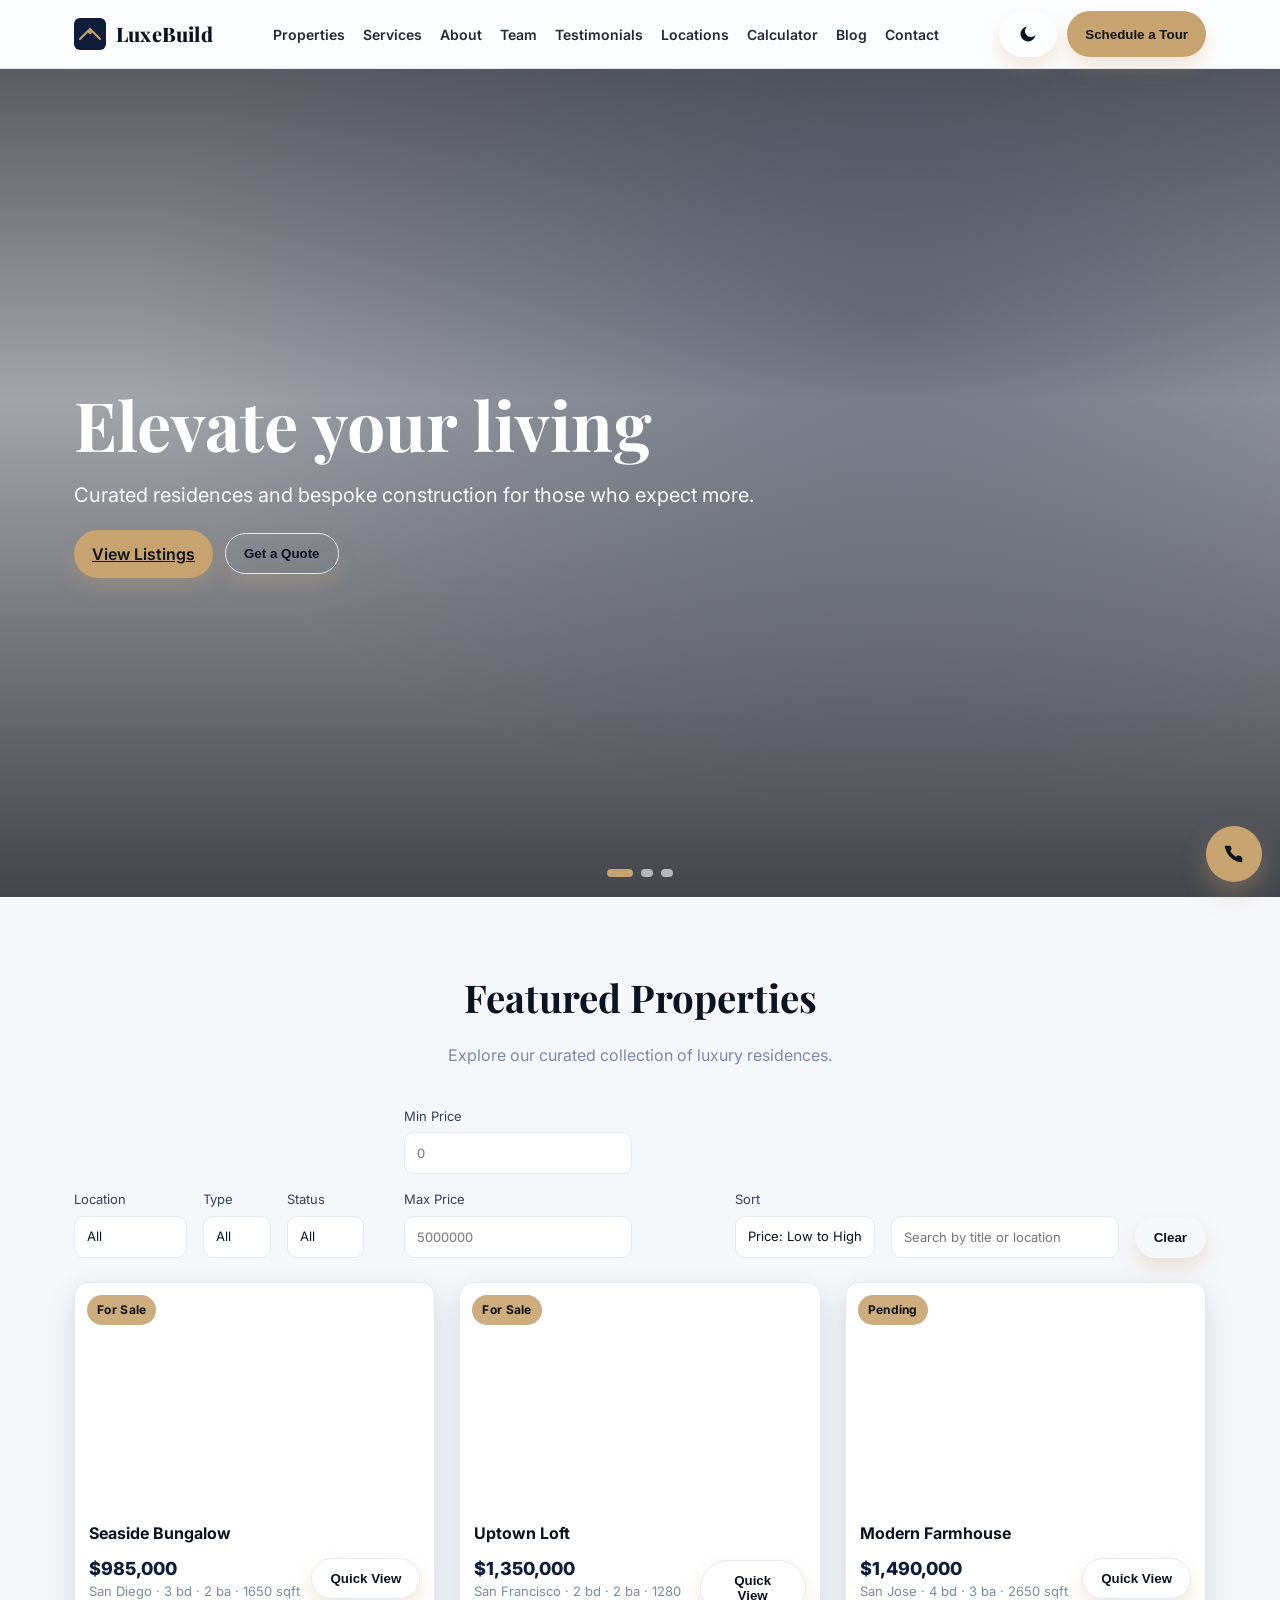
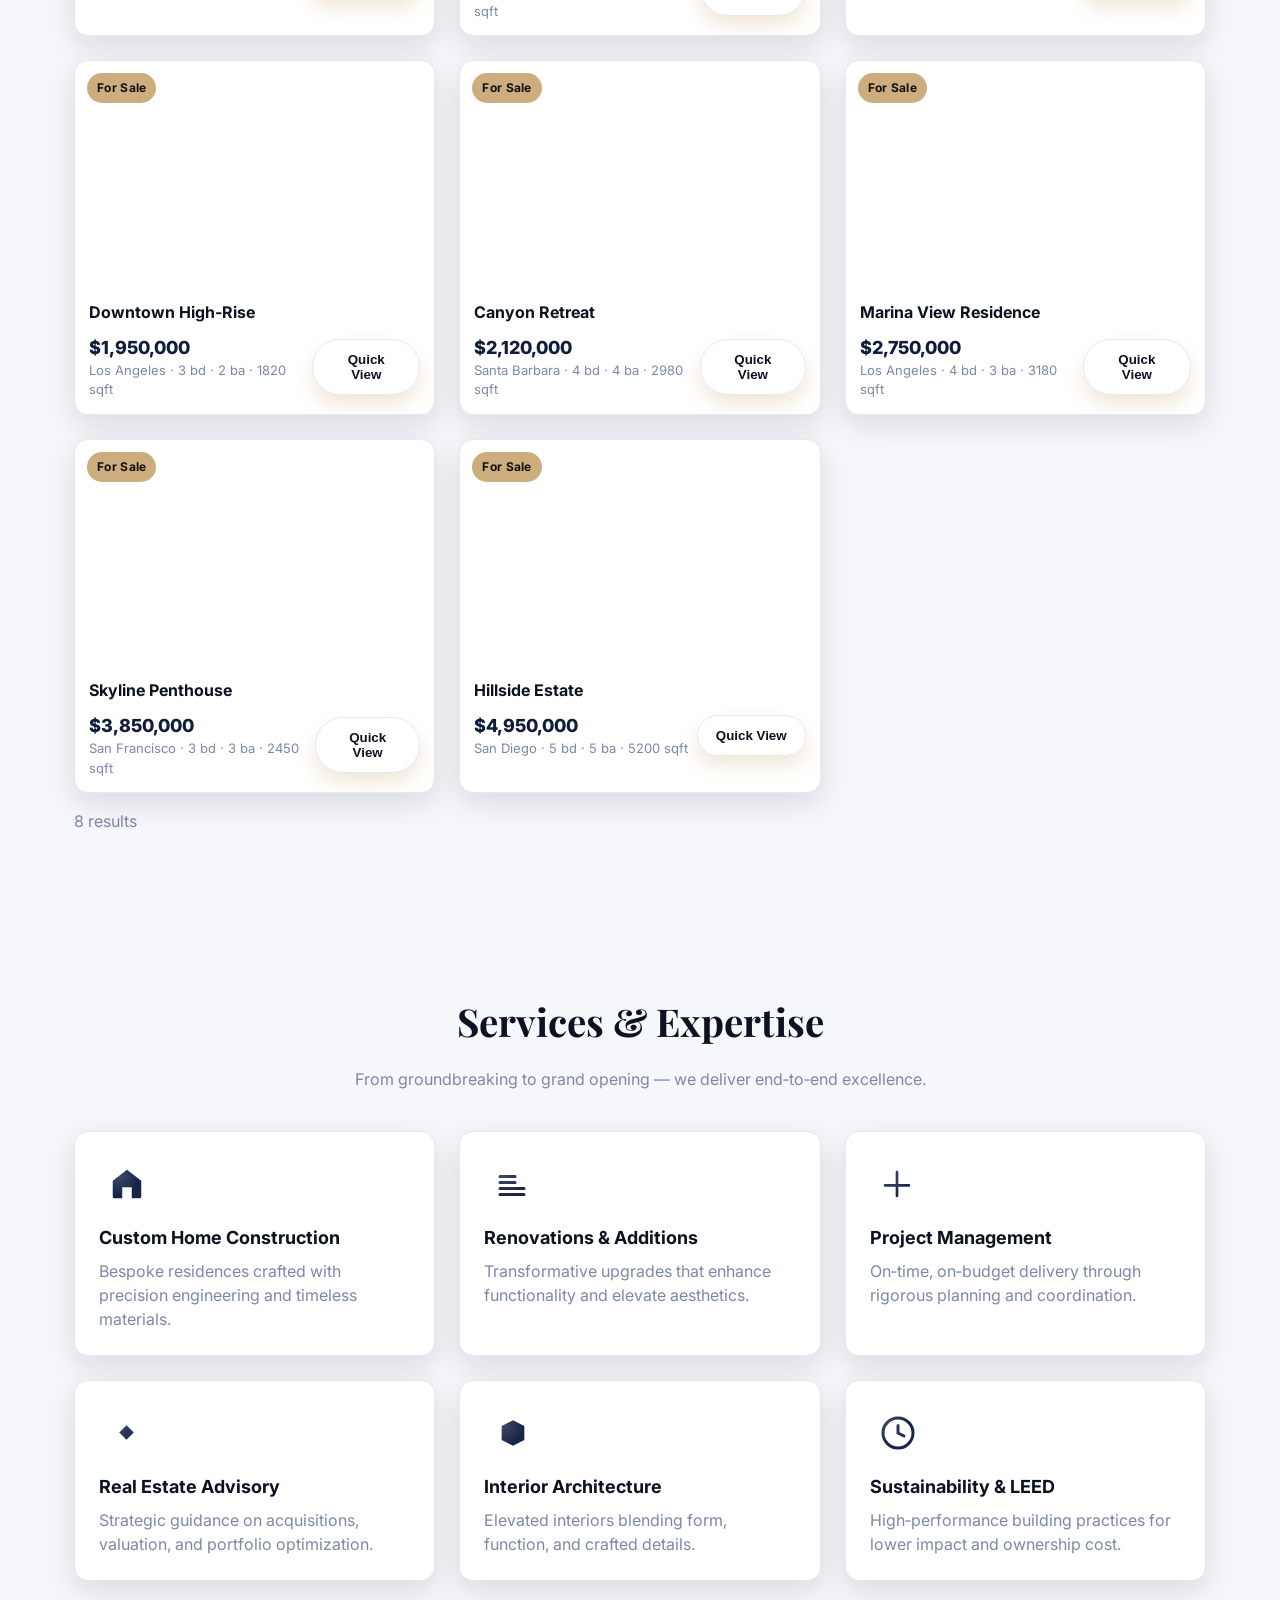
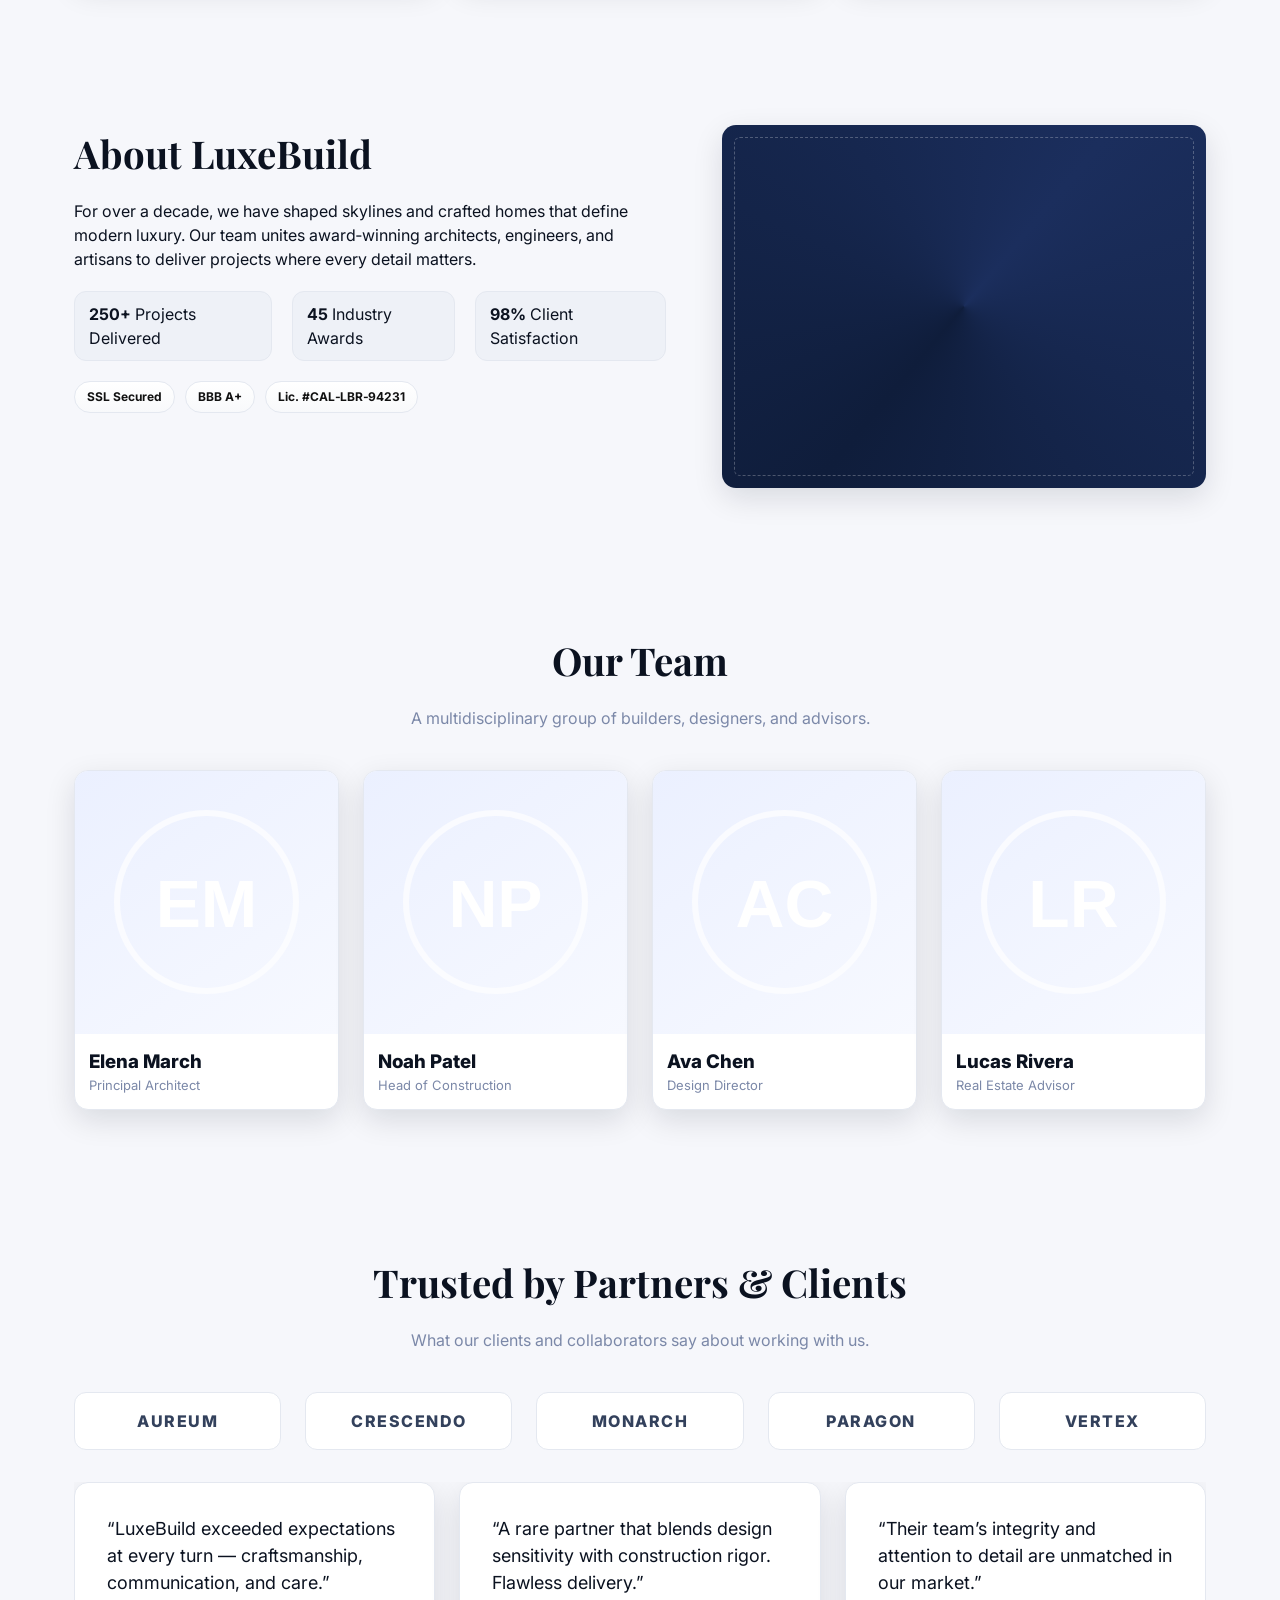
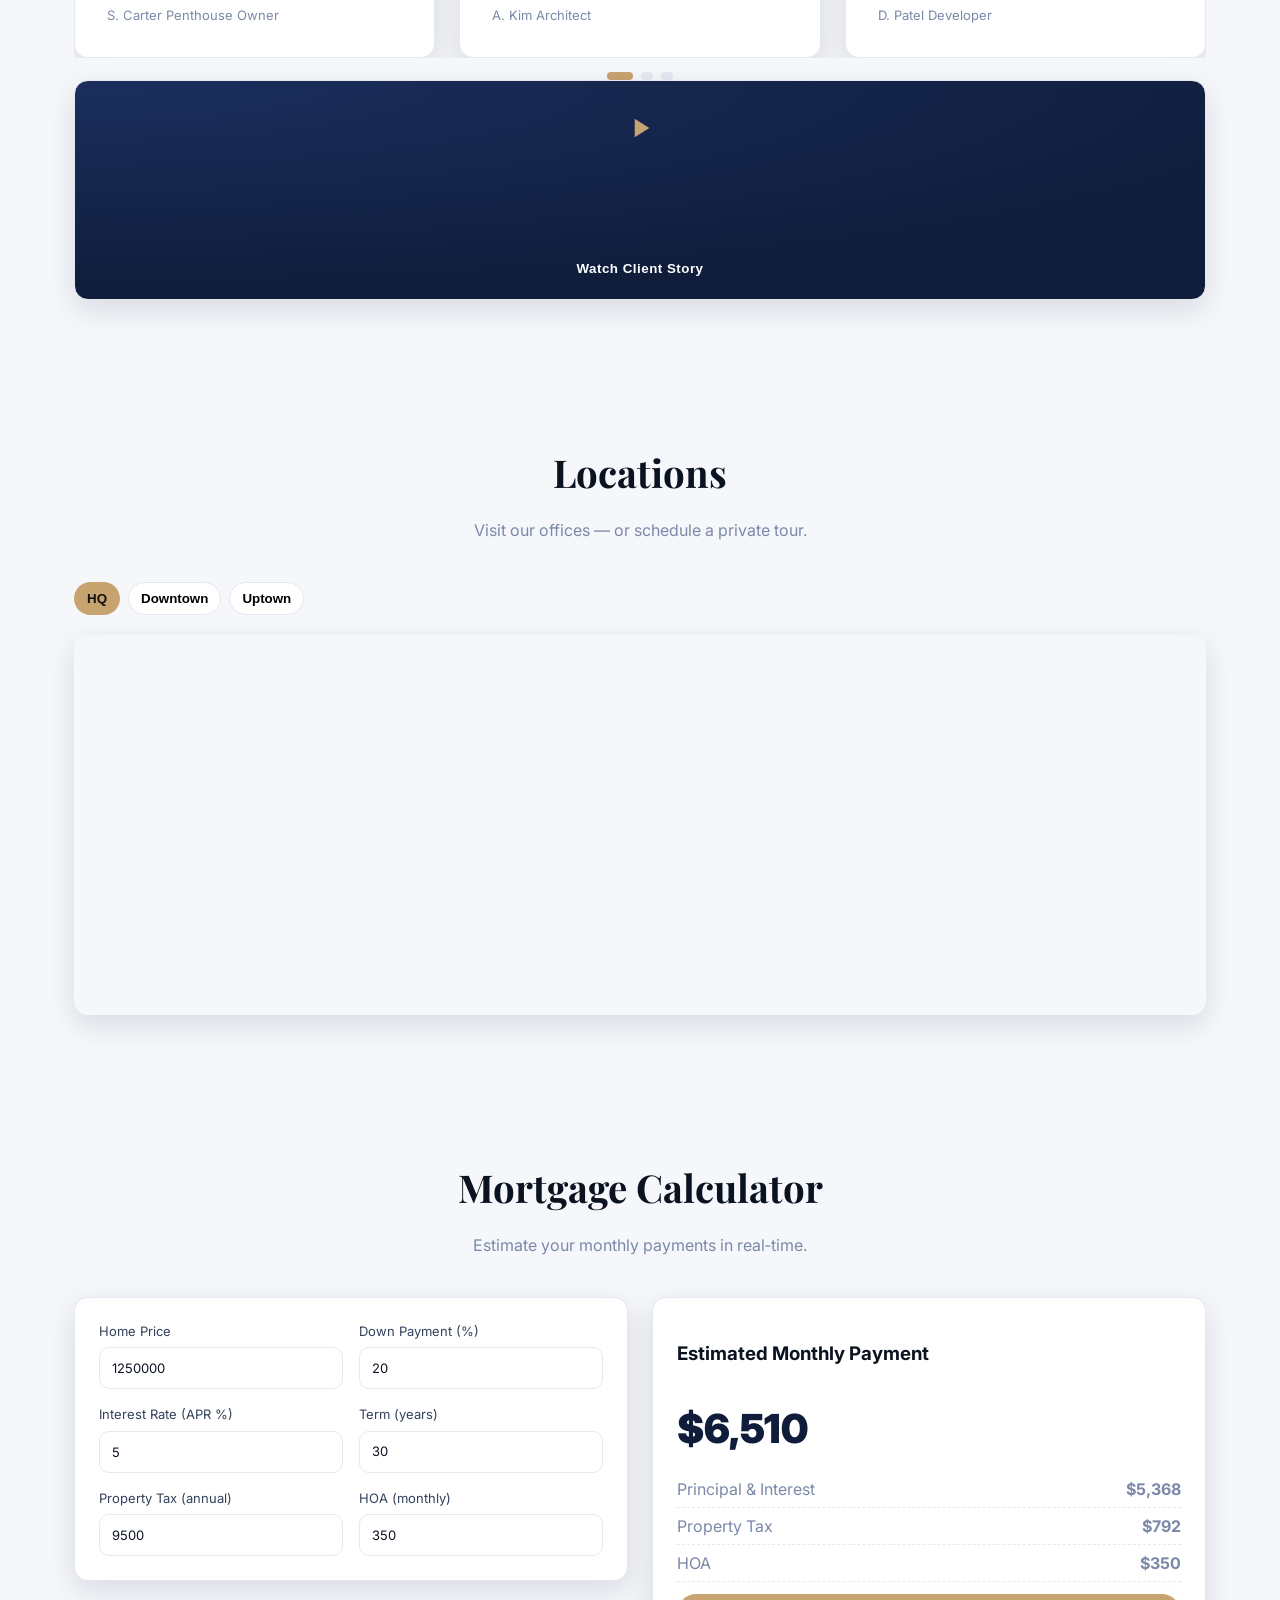
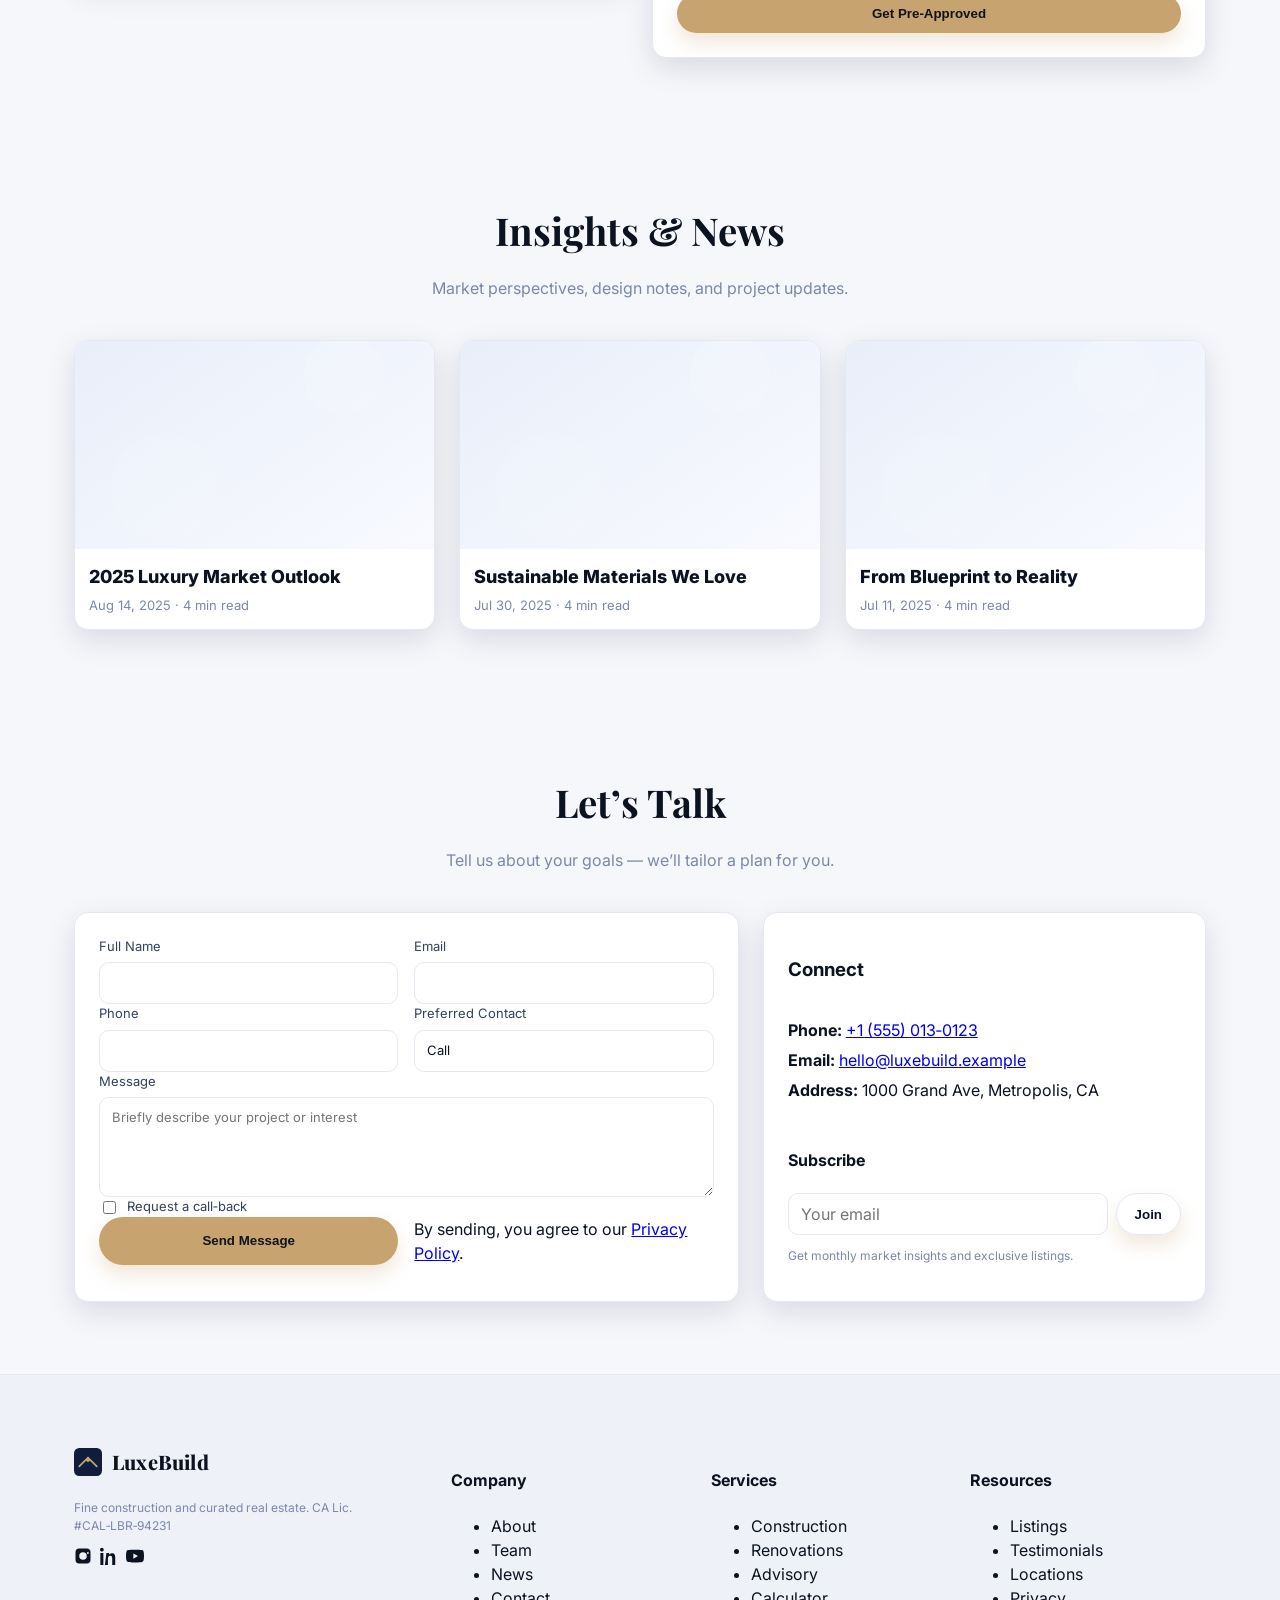
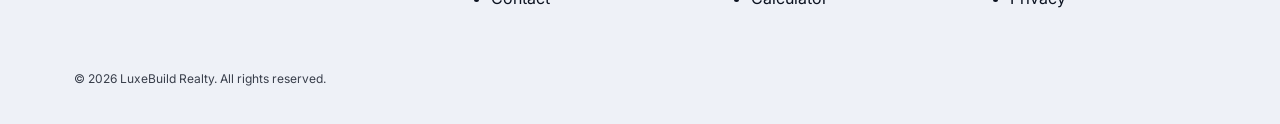
<file: index.html>
<!doctype html>
<html lang="en" data-theme="light">
  <head>
    <meta charset="utf-8" />
    <meta name="viewport" content="width=device-width, initial-scale=1, viewport-fit=cover" />
    <meta name="theme-color" content="#0f1d3b" />
    <title>LuxeBuild Realty — Luxury Construction & Real Estate</title>
    <meta name="description" content="A sleek, professional, and luxurious landing page template for construction and real estate — optimized for lead generation, property showcase, and trust-building." />

    <link rel="preconnect" href="https://fonts.googleapis.com" />
    <link rel="preconnect" href="https://fonts.gstatic.com" crossorigin />
    <link href="https://fonts.googleapis.com/css2?family=Inter:wght@300;400;500;600;700;800;900&family=Playfair+Display:wght@500;600;700;800&display=swap" rel="stylesheet" />

    <link rel="icon" href="data:image/svg+xml,%3Csvg xmlns='http://www.w3.org/2000/svg' viewBox='0 0 64 64'%3E%3Crect width='64' height='64' rx='12' fill='%230f1d3b'/%3E%3Cpath d='M12 42 L32 22 L52 42' stroke='%23c7a36f' stroke-width='4' fill='none' stroke-linecap='round'/%3E%3Ccircle cx='32' cy='28' r='4' fill='%23c7a36f'/%3E%3C/svg%3E" />

    <link rel="stylesheet" href="/assets/css/styles.css" />

    <!-- Schema: Organization / RealEstateAgent -->
    <script type="application/ld+json">
      {
        "@context": "https://schema.org",
        "@type": "RealEstateAgent",
        "name": "LuxeBuild Realty",
        "url": "https://luxebuild.example.com",
        "logo": "https://luxebuild.example.com/logo.png",
        "image": "https://luxebuild.example.com/hero.jpg",
        "telephone": "+1-555-013-0123",
        "priceRange": "$$$",
        "address": {
          "@type": "PostalAddress",
          "streetAddress": "1000 Grand Ave",
          "addressLocality": "Metropolis",
          "addressRegion": "CA",
          "postalCode": "94000",
          "addressCountry": "US"
        },
        "openingHours": "Mo-Fr 09:00-18:00",
        "foundingDate": "2012",
        "currenciesAccepted": "USD",
        "paymentAccepted": "Cash, Credit Card, Wire Transfer",
        "sameAs": [
          "https://www.facebook.com/luxebuild",
          "https://www.instagram.com/luxebuild",
          "https://www.linkedin.com/company/luxebuild-realty"
        ]
      }
    </script>

    <!-- Schema: Website with potential search -->
    <script type="application/ld+json">
      {
        "@context": "https://schema.org",
        "@type": "WebSite",
        "url": "https://luxebuild.example.com",
        "name": "LuxeBuild Realty",
        "potentialAction": {
          "@type": "SearchAction",
          "target": "https://luxebuild.example.com/search?q={search_term_string}",
          "query-input": "required name=search_term_string"
        }
      }
    </script>
  </head>
  <body>
    <a class="skip-to-content" href="#main">Skip to content</a>

    <!-- Header -->
    <header class="site-header" id="top">
      <div class="container header-inner">
        <a href="#top" class="brand" aria-label="LuxeBuild Realty">
          <svg width="32" height="32" viewBox="0 0 64 64" aria-hidden="true"><rect width="64" height="64" rx="12" fill="var(--brand-ink)"/><path d="M12 42 L32 22 L52 42" stroke="var(--brand-gold)" stroke-width="4" fill="none" stroke-linecap="round"/><circle cx="32" cy="28" r="4" fill="var(--brand-gold)"/></svg>
          <span class="brand-name">LuxeBuild</span>
        </a>
        <nav class="nav" aria-label="Primary">
          <button class="nav-toggle" aria-expanded="false" aria-label="Toggle menu">
            <span></span><span></span><span></span>
          </button>
          <ul class="nav-list">
            <li><a href="#properties">Properties</a></li>
            <li><a href="#services">Services</a></li>
            <li><a href="#about">About</a></li>
            <li><a href="#team">Team</a></li>
            <li><a href="#testimonials">Testimonials</a></li>
            <li><a href="#locations">Locations</a></li>
            <li><a href="#calculator">Calculator</a></li>
            <li><a href="#blog">Blog</a></li>
            <li><a href="#contact">Contact</a></li>
          </ul>
        </nav>
        <div class="header-ctas">
          <button class="btn btn-ghost" id="darkToggle" aria-label="Toggle dark mode">
            <svg width="20" height="20" viewBox="0 0 24 24" aria-hidden="true"><path fill="currentColor" d="M21 12.79A9 9 0 1 1 11.21 3a7 7 0 1 0 9.79 9.79Z"/></svg>
          </button>
          <button class="btn btn-primary show-lead-modal">Schedule a Tour</button>
        </div>
      </div>
    </header>

    <!-- Hero -->
    <section class="hero" id="hero">
      <div class="hero-slider" role="region" aria-label="Featured properties">
        <div class="hero-slide" data-title="Skyline Penthouse" data-tag="Now Available">
          <div class="hero-media" data-kind="image"></div>
          <div class="hero-overlay"></div>
          <div class="hero-content container">
            <h1 class="display">Elevate your living</h1>
            <p class="subhead">Curated residences and bespoke construction for those who expect more.</p>
            <div class="hero-actions">
              <a href="#properties" class="btn btn-primary">View Listings</a>
              <button class="btn btn-outline show-lead-modal">Get a Quote</button>
            </div>
          </div>
        </div>
        <div class="hero-slide" data-title="Marina Residences" data-tag="Limited" >
          <div class="hero-media" data-kind="image"></div>
          <div class="hero-overlay"></div>
          <div class="hero-content container">
            <h1 class="display">Built for a lifetime</h1>
            <p class="subhead">Award-winning craftsmanship with timeless materials and modern performance.</p>
            <div class="hero-actions">
              <a href="#services" class="btn btn-primary">Our Expertise</a>
              <button class="btn btn-outline show-lead-modal">Request Callback</button>
            </div>
          </div>
        </div>
        <div class="hero-slide" data-title="Hillside Estates" data-tag="Sold Out">
          <div class="hero-media" data-kind="image"></div>
          <div class="hero-overlay"></div>
          <div class="hero-content container">
            <h1 class="display">Design without compromise</h1>
            <p class="subhead">Where luxury aesthetics meet precision engineering and sustainable innovation.</p>
            <div class="hero-actions">
              <a href="#about" class="btn btn-primary">Why LuxeBuild</a>
              <button class="btn btn-outline show-lead-modal">Talk to Us</button>
            </div>
          </div>
        </div>
        <div class="hero-dots" aria-hidden="true"></div>
      </div>
    </section>

    <main id="main">
      <!-- Properties & Filters -->
      <section class="section properties" id="properties">
        <div class="container section-header">
          <h2 class="title">Featured Properties</h2>
          <p class="muted">Explore our curated collection of luxury residences.</p>
        </div>
        <div class="container filters">
          <div class="filter-group">
            <label>
              <span>Location</span>
              <select id="filter-location">
                <option value="">All</option>
              </select>
            </label>
            <label>
              <span>Type</span>
              <select id="filter-type">
                <option value="">All</option>
              </select>
            </label>
            <label>
              <span>Status</span>
              <select id="filter-status">
                <option value="">All</option>
              </select>
            </label>
          </div>
          <div class="filter-group">
            <label class="price-range">
              <span>Min Price</span>
              <input type="number" id="min-price" placeholder="0" inputmode="numeric" />
            </label>
            <label class="price-range">
              <span>Max Price</span>
              <input type="number" id="max-price" placeholder="5000000" inputmode="numeric" />
            </label>
          </div>
          <div class="filter-group">
            <label>
              <span>Sort</span>
              <select id="sort-by">
                <option value="price-asc">Price: Low to High</option>
                <option value="price-desc">Price: High to Low</option>
                <option value="newest">Newest</option>
              </select>
            </label>
            <label class="search">
              <span class="sr-only">Search</span>
              <input type="search" id="search" placeholder="Search by title or location" />
            </label>
            <button class="btn btn-ghost" id="clear-filters">Clear</button>
          </div>
        </div>
        <div class="container">
          <div id="properties-grid" class="grid reveal"></div>
          <p id="results-count" class="muted"></p>
        </div>
      </section>

      <!-- Services -->
      <section class="section services" id="services">
        <div class="container section-header">
          <h2 class="title">Services & Expertise</h2>
          <p class="muted">From groundbreaking to grand opening — we deliver end‑to‑end excellence.</p>
        </div>
        <div class="container grid services-grid reveal">
          <article class="card service">
            <div class="icon lux-icon-1"></div>
            <h3>Custom Home Construction</h3>
            <p>Bespoke residences crafted with precision engineering and timeless materials.</p>
          </article>
          <article class="card service">
            <div class="icon lux-icon-2"></div>
            <h3>Renovations & Additions</h3>
            <p>Transformative upgrades that enhance functionality and elevate aesthetics.</p>
          </article>
          <article class="card service">
            <div class="icon lux-icon-3"></div>
            <h3>Project Management</h3>
            <p>On‑time, on‑budget delivery through rigorous planning and coordination.</p>
          </article>
          <article class="card service">
            <div class="icon lux-icon-4"></div>
            <h3>Real Estate Advisory</h3>
            <p>Strategic guidance on acquisitions, valuation, and portfolio optimization.</p>
          </article>
          <article class="card service">
            <div class="icon lux-icon-5"></div>
            <h3>Interior Architecture</h3>
            <p>Elevated interiors blending form, function, and crafted details.</p>
          </article>
          <article class="card service">
            <div class="icon lux-icon-6"></div>
            <h3>Sustainability & LEED</h3>
            <p>High‑performance building practices for lower impact and ownership cost.</p>
          </article>
        </div>
      </section>

      <!-- About & Trust -->
      <section class="section about" id="about">
        <div class="container grid about-grid reveal">
          <div>
            <h2 class="title">About LuxeBuild</h2>
            <p>For over a decade, we have shaped skylines and crafted homes that define modern luxury. Our team unites award‑winning architects, engineers, and artisans to deliver projects where every detail matters.</p>
            <ul class="facts">
              <li><strong>250+</strong> Projects Delivered</li>
              <li><strong>45</strong> Industry Awards</li>
              <li><strong>98%</strong> Client Satisfaction</li>
            </ul>
            <div class="trust-badges" aria-label="Trust badges">
              <span class="badge">SSL Secured</span>
              <span class="badge">BBB A+</span>
              <span class="badge">Lic. #CAL‑LBR‑94231</span>
            </div>
          </div>
          <div class="about-media">
            <div class="frame"></div>
          </div>
        </div>
      </section>

      <!-- Team -->
      <section class="section team" id="team">
        <div class="container section-header">
          <h2 class="title">Our Team</h2>
          <p class="muted">A multidisciplinary group of builders, designers, and advisors.</p>
        </div>
        <div class="container grid team-grid reveal" id="team-grid"></div>
      </section>

      <!-- Partners & Testimonials -->
      <section class="section testimonials" id="testimonials">
        <div class="container section-header">
          <h2 class="title">Trusted by Partners & Clients</h2>
          <p class="muted">What our clients and collaborators say about working with us.</p>
        </div>
        <div class="container partners reveal">
          <div class="partner-logo">AUREUM</div>
          <div class="partner-logo">CRESCENDO</div>
          <div class="partner-logo">MONARCH</div>
          <div class="partner-logo">PARAGON</div>
          <div class="partner-logo">VERTEX</div>
        </div>
        <div class="container testimonial-slider reveal" aria-label="Client testimonials" role="region">
          <div class="testimonial-track" id="testimonial-track">
            <article class="testimonial">
              <p>“LuxeBuild exceeded expectations at every turn — craftsmanship, communication, and care.”</p>
              <div class="meta">
                <span class="name">S. Carter</span>
                <span class="role">Penthouse Owner</span>
              </div>
            </article>
            <article class="testimonial">
              <p>“A rare partner that blends design sensitivity with construction rigor. Flawless delivery.”</p>
              <div class="meta">
                <span class="name">A. Kim</span>
                <span class="role">Architect</span>
              </div>
            </article>
            <article class="testimonial">
              <p>“Their team’s integrity and attention to detail are unmatched in our market.”</p>
              <div class="meta">
                <span class="name">D. Patel</span>
                <span class="role">Developer</span>
              </div>
            </article>
          </div>
          <div class="testimonial-dots" id="testimonial-dots"></div>
        </div>
        <div class="container video-testimonial reveal">
          <button class="video-card" id="open-video" aria-label="Play video testimonial">
            <div class="play"></div>
            <div class="video-bg"></div>
            <span>Watch Client Story</span>
          </button>
        </div>
      </section>

      <!-- Locations / Map -->
      <section class="section locations" id="locations">
        <div class="container section-header">
          <h2 class="title">Locations</h2>
          <p class="muted">Visit our offices — or schedule a private tour.</p>
        </div>
        <div class="container map-ui reveal">
          <div class="map-tabs" role="tablist" aria-label="Office locations">
            <button role="tab" aria-selected="true" class="tab active" data-map="hq">HQ</button>
            <button role="tab" aria-selected="false" class="tab" data-map="downtown">Downtown</button>
            <button role="tab" aria-selected="false" class="tab" data-map="uptown">Uptown</button>
          </div>
          <div class="map-panels">
            <iframe class="map-panel active" id="map-hq" title="HQ map" loading="lazy" referrerpolicy="no-referrer-when-downgrade" src="https://www.google.com/maps?q=San%20Francisco%20CA&output=embed"></iframe>
            <iframe class="map-panel" id="map-downtown" title="Downtown map" loading="lazy" referrerpolicy="no-referrer-when-downgrade" src="https://www.google.com/maps?q=Los%20Angeles%20CA&output=embed"></iframe>
            <iframe class="map-panel" id="map-uptown" title="Uptown map" loading="lazy" referrerpolicy="no-referrer-when-downgrade" src="https://www.google.com/maps?q=San%20Diego%20CA&output=embed"></iframe>
          </div>
        </div>
      </section>

      <!-- Mortgage Calculator -->
      <section class="section calculator" id="calculator">
        <div class="container section-header">
          <h2 class="title">Mortgage Calculator</h2>
          <p class="muted">Estimate your monthly payments in real‑time.</p>
        </div>
        <div class="container grid calc-grid reveal">
          <form id="calc-form" class="card calc-form" novalidate>
            <label><span>Home Price</span><input type="number" id="calc-price" value="1250000" min="0" /></label>
            <label><span>Down Payment (%)</span><input type="number" id="calc-down" value="20" min="0" max="100" /></label>
            <label><span>Interest Rate (APR %)</span><input type="number" id="calc-rate" value="5" step="0.01" min="0" /></label>
            <label><span>Term (years)</span>
              <select id="calc-term">
                <option value="30" selected>30</option>
                <option value="20">20</option>
                <option value="15">15</option>
              </select>
            </label>
            <label><span>Property Tax (annual)</span><input type="number" id="calc-tax" value="9500" min="0" /></label>
            <label><span>HOA (monthly)</span><input type="number" id="calc-hoa" value="350" min="0" /></label>
          </form>
          <div class="card calc-result">
            <h3>Estimated Monthly Payment</h3>
            <div class="payment" id="calc-payment">$—</div>
            <ul class="breakdown" id="calc-breakdown"></ul>
            <button class="btn btn-primary show-lead-modal">Get Pre‑Approved</button>
          </div>
        </div>
      </section>

      <!-- Blog / News -->
      <section class="section blog" id="blog">
        <div class="container section-header">
          <h2 class="title">Insights & News</h2>
          <p class="muted">Market perspectives, design notes, and project updates.</p>
        </div>
        <div class="container grid blog-grid reveal" id="blog-grid"></div>
      </section>

      <!-- Contact / Lead -->
      <section class="section contact" id="contact">
        <div class="container section-header">
          <h2 class="title">Let’s Talk</h2>
          <p class="muted">Tell us about your goals — we’ll tailor a plan for you.</p>
        </div>
        <div class="container grid contact-grid reveal">
          <form id="contact-form" class="card contact-form" novalidate>
            <div class="form-row">
              <label><span>Full Name</span><input type="text" name="name" required /></label>
              <label><span>Email</span><input type="email" name="email" required /></label>
            </div>
            <div class="form-row">
              <label><span>Phone</span><input type="tel" name="phone" required /></label>
              <label><span>Preferred Contact</span>
                <select name="contact_pref">
                  <option value="call">Call</option>
                  <option value="sms">Text</option>
                  <option value="email">Email</option>
                </select>
              </label>
            </div>
            <div class="form-row">
              <label class="span-2"><span>Message</span><textarea name="message" rows="4" placeholder="Briefly describe your project or interest" required></textarea></label>
            </div>
            <div class="form-row">
              <label class="checkbox"><input type="checkbox" name="callback" /> Request a call‑back</label>
            </div>
            <div class="form-row">
              <button class="btn btn-primary" type="submit">Send Message</button>
              <div class="form-note">By sending, you agree to our <a href="#">Privacy Policy</a>.</div>
            </div>
          </form>
          <aside class="card contact-side">
            <h3>Connect</h3>
            <ul class="contact-list">
              <li><strong>Phone:</strong> <a href="tel:+15550130123">+1 (555) 013‑0123</a></li>
              <li><strong>Email:</strong> <a href="mailto:hello@luxebuild.example">hello@luxebuild.example</a></li>
              <li><strong>Address:</strong> 1000 Grand Ave, Metropolis, CA</li>
            </ul>
            <div class="newsletter">
              <h4>Subscribe</h4>
              <form id="newsletter-form" class="newsletter-form" novalidate>
                <input type="email" placeholder="Your email" aria-label="Email for newsletter" required />
                <button class="btn btn-outline" type="submit">Join</button>
              </form>
              <p class="muted small">Get monthly market insights and exclusive listings.</p>
            </div>
          </aside>
        </div>
      </section>
    </main>

    <!-- Footer -->
    <footer class="site-footer">
      <div class="container grid footer-grid">
        <div class="brand-col">
          <a href="#top" class="brand" aria-label="LuxeBuild Realty">
            <svg width="28" height="28" viewBox="0 0 64 64" aria-hidden="true"><rect width="64" height="64" rx="12" fill="var(--brand-ink)"/><path d="M12 42 L32 22 L52 42" stroke="var(--brand-gold)" stroke-width="4" fill="none" stroke-linecap="round"/><circle cx="32" cy="28" r="4" fill="var(--brand-gold)"/></svg>
            <span class="brand-name">LuxeBuild</span>
          </a>
          <p class="muted small">Fine construction and curated real estate. CA Lic. #CAL‑LBR‑94231</p>
          <div class="socials">
            <a href="#" aria-label="Instagram" class="social"><svg viewBox="0 0 24 24" width="18" height="18"><path fill="currentColor" d="M7 2h10a5 5 0 0 1 5 5v10a5 5 0 0 1-5 5H7a5 5 0 0 1-5-5V7a5 5 0 0 1 5-5zm5 5a5 5 0 1 0 0 10 5 5 0 0 0 0-10Zm6.5-.25a1.25 1.25 0 1 0 0 2.5 1.25 1.25 0 0 0 0-2.5Z"/></svg></a>
            <a href="#" aria-label="LinkedIn" class="social"><svg viewBox="0 0 24 24" width="18" height="18"><path fill="currentColor" d="M4.98 3.5C4.98 4.88 3.87 6 2.5 6S0 4.88 0 3.5 1.12 1 2.5 1s2.48 1.12 2.48 2.5zM.5 8h4V24h-4zM8.5 8h3.6v2.2h.05c.5-.95 1.75-1.95 3.6-1.95 3.85 0 4.55 2.5 4.55 5.8V24h-4v-7.9c0-1.9-.05-4.35-2.65-4.35-2.7 0-3.1 2.1-3.1 4.2V24h-4z"/></svg></a>
            <a href="#" aria-label="YouTube" class="social"><svg viewBox="0 0 24 24" width="18" height="18"><path fill="currentColor" d="M23.5 6.2a3 3 0 0 0-2.1-2.1C19.5 3.5 12 3.5 12 3.5s-7.5 0-9.4.6A3 3 0 0 0 .5 6.2 31.2 31.2 0 0 0 0 12a31.2 31.2 0 0 0 .5 5.8 3 3 0 0 0 2.1 2.1c1.9.6 9.4.6 9.4.6s7.5 0 9.4-.6a3 3 0 0 0 2.1-2.1A31.2 31.2 0 0 0 24 12a31.2 31.2 0 0 0-.5-5.8zM9.8 15.5v-7l6.2 3.5z"/></svg></a>
          </div>
        </div>
        <nav class="footer-col">
          <h4>Company</h4>
          <ul>
            <li><a href="#about">About</a></li>
            <li><a href="#team">Team</a></li>
            <li><a href="#blog">News</a></li>
            <li><a href="#contact">Contact</a></li>
          </ul>
        </nav>
        <nav class="footer-col">
          <h4>Services</h4>
          <ul>
            <li><a href="#services">Construction</a></li>
            <li><a href="#services">Renovations</a></li>
            <li><a href="#services">Advisory</a></li>
            <li><a href="#calculator">Calculator</a></li>
          </ul>
        </nav>
        <nav class="footer-col">
          <h4>Resources</h4>
          <ul>
            <li><a href="#properties">Listings</a></li>
            <li><a href="#testimonials">Testimonials</a></li>
            <li><a href="#locations">Locations</a></li>
            <li><a href="#">Privacy</a></li>
          </ul>
        </nav>
      </div>
      <div class="container small fineprint">
        <p>© <span id="year"></span> LuxeBuild Realty. All rights reserved.</p>
      </div>
    </footer>

    <!-- Sticky Floating Contact -->
    <button class="floating-contact show-lead-modal" aria-label="Contact us">
      <svg width="22" height="22" viewBox="0 0 24 24" aria-hidden="true"><path fill="currentColor" d="M21 15.46V20a1 1 0 0 1-1.22 1 19.85 19.85 0 0 1-8.64-3.07 19.5 19.5 0 0 1-6-6A19.85 19.85 0 0 1 2 4.22 1 1 0 0 1 3 3h4.54a1 1 0 0 1 1 .76 12.9 12.9 0 0 0 .7 2.26 1 1 0 0 1-.23 1.05L7.91 8.91a16 16 0 0 0 6 6l1.84-1.12a1 1 0 0 1 1.05-.23 12.9 12.9 0 0 0 2.26.7 1 1 0 0 1 .76 1.2Z"/></svg>
    </button>

    <!-- Lead Modal -->
    <dialog id="lead-modal" class="modal">
      <form id="lead-form" class="modal-content" method="dialog" novalidate>
        <button class="modal-close" value="cancel" aria-label="Close">✕</button>
        <h3>Request a Call‑Back</h3>
        <p class="muted">Tell us a bit about you — we’ll get back within a business day.</p>
        <div class="form-row">
          <label><span>Full Name</span><input type="text" name="name" required /></label>
          <label><span>Email</span><input type="email" name="email" required /></label>
        </div>
        <div class="form-row">
          <label><span>Phone</span><input type="tel" name="phone" required /></label>
          <label><span>Interested In</span>
            <select name="interest">
              <option>Buying</option>
              <option>Selling</option>
              <option>Construction</option>
              <option>Renovation</option>
            </select>
          </label>
        </div>
        <div class="form-row">
          <label class="span-2"><span>Notes</span><textarea name="notes" rows="3" placeholder="Optional"></textarea></label>
        </div>
        <div class="form-row">
          <button class="btn btn-primary" value="submit">Submit</button>
        </div>
      </form>
    </dialog>

    <!-- Property Modal -->
    <dialog id="property-modal" class="modal">
      <div class="modal-content property-modal-content">
        <button class="modal-close" value="cancel" aria-label="Close">✕</button>
        <div class="property-modal-body">
          <div class="gallery" id="property-gallery"></div>
          <div class="details" id="property-details"></div>
        </div>
      </div>
    </dialog>

    <!-- Video Modal -->
    <dialog id="video-modal" class="modal">
      <div class="modal-content video-modal-content">
        <button class="modal-close" value="cancel" aria-label="Close">✕</button>
        <div class="video-wrapper">
          <iframe id="video-iframe" title="Video testimonial" width="560" height="315" src="" allow="autoplay; encrypted-media" allowfullscreen loading="lazy"></iframe>
        </div>
      </div>
    </dialog>

    <div id="toast" role="status" aria-live="polite"></div>

    <script src="/assets/js/main.js" defer></script>
  </body>
  </html>
</file>
<file: assets/css/styles.css>
/* LuxeBuild Realty — Styles */

:root {
  --brand-ink: #0f1d3b;
  --brand-gold: #c7a36f;
  --accent-2: #a8843a;
  --surface-0: #ffffff;
  --surface-1: #f6f7fb;
  --surface-2: #eef1f7;
  --text-0: #0b1220;
  --text-1: #33415c;
  --muted: #7b88a8;
  --line: #e4e8f0;
  --shadow: 0 10px 30px rgba(6, 15, 35, 0.12);
  --radius: 14px;
  --radius-sm: 10px;
  --maxw: 1180px;
  --space-1: 4px;
  --space-2: 8px;
  --space-3: 12px;
  --space-4: 16px;
  --space-5: 20px;
  --space-6: 24px;
  --space-7: 32px;
  --space-8: 40px;
  --space-9: 56px;
  --space-10: 72px;
  --z-header: 70;
  --z-modal: 1000;
}

html[data-theme="dark"] {
  --surface-0: #0b0f16;
  --surface-1: #0d111a;
  --surface-2: #111726;
  --text-0: #f5f7fb;
  --text-1: #ccd5e9;
  --muted: #9aabc4;
  --line: #1e2a3f;
  --shadow: 0 10px 30px rgba(0, 0, 0, 0.35);
}

* { box-sizing: border-box; }
html, body { height: 100%; }
body {
  margin: 0;
  font-family: Inter, system-ui, -apple-system, Segoe UI, Roboto, Helvetica, Arial, "Apple Color Emoji", "Segoe UI Emoji";
  color: var(--text-0);
  background: var(--surface-1);
  line-height: 1.5;
  -webkit-font-smoothing: antialiased;
  -moz-osx-font-smoothing: grayscale;
}

.container {
  width: 100%;
  max-width: var(--maxw);
  margin: 0 auto;
  padding: 0 var(--space-6);
}

.section { padding: var(--space-10) 0; }
.section-header { text-align: center; margin-bottom: var(--space-8); }
.title {
  margin: 0 0 var(--space-3);
  font-family: "Playfair Display", Georgia, serif;
  font-weight: 700;
  font-size: clamp(28px, 3vw, 40px);
}
.muted { color: var(--muted); }
.small { font-size: 12px; }

.grid { display: grid; gap: var(--space-6); }
.grid.cols-3 { grid-template-columns: repeat(3, 1fr); }

.card {
  background: var(--surface-0);
  border: 1px solid var(--line);
  border-radius: var(--radius);
  padding: var(--space-6);
  box-shadow: var(--shadow);
}

.btn {
  --btn-bg: var(--brand-gold);
  --btn-fg: #10131a;
  display: inline-flex;
  align-items: center;
  justify-content: center;
  gap: 10px;
  padding: 12px 18px;
  border-radius: 999px;
  font-weight: 600;
  border: none;
  cursor: pointer;
  transition: transform .2s ease, box-shadow .2s ease, background .2s ease, color .2s ease;
  color: var(--btn-fg);
  background: var(--btn-bg);
  box-shadow: 0 10px 18px rgba(199, 163, 111, 0.25);
}
.btn:active { transform: translateY(1px); }
.btn:hover { filter: brightness(1.05); }
.btn-primary { --btn-bg: var(--brand-gold); }
.btn-outline { --btn-bg: transparent; --btn-fg: var(--text-0); border: 1px solid var(--line); background: linear-gradient(0deg, transparent, transparent), transparent; }
.btn-ghost { --btn-bg: transparent; --btn-fg: var(--text-0); border: 1px solid transparent; }

.skip-to-content { position: absolute; left: -9999px; top: auto; }
.skip-to-content:focus { left: 0; background: var(--brand-gold); color: #111; padding: 8px 12px; z-index: 9999; }

/* Header */
.site-header {
  position: sticky; top: 0; z-index: var(--z-header);
  background: color-mix(in oklab, var(--surface-0) 70%, transparent);
  backdrop-filter: saturate(1.2) blur(10px);
  border-bottom: 1px solid var(--line);
}
.header-inner { display: flex; align-items: center; justify-content: space-between; height: 68px; }
.brand { display: inline-flex; align-items: center; gap: 10px; text-decoration: none; color: var(--text-0); font-weight: 800; letter-spacing: .2px; }
.brand-name { font-family: "Playfair Display", Georgia, serif; font-weight: 800; font-size: 20px; }
.nav-toggle { display: none; width: 42px; height: 42px; border-radius: 10px; border: 1px solid var(--line); background: var(--surface-0); align-items: center; justify-content: center; gap: 4px; }
.nav-toggle span { display: block; width: 18px; height: 2px; background: var(--text-0); border-radius: 2px; }
.nav-list { list-style: none; display: flex; gap: 18px; padding: 0; margin: 0; }
.nav-list a { text-decoration: none; color: var(--text-0); font-weight: 600; font-size: 14px; opacity: .9; }
.nav-list a:hover { opacity: 1; }
.header-ctas { display: flex; gap: 10px; }

/* Hero */
.hero { position: relative; }
.hero-slider { position: relative; height: min(92vh, 900px); overflow: hidden; }
.hero-slide { position: absolute; inset: 0; opacity: 0; transform: scale(1.02); transition: opacity .8s ease, transform 2s ease; }
.hero-slide.active { opacity: 1; transform: scale(1); }
.hero-media { position: absolute; inset: 0; background-size: cover; background-position: center; }
.hero-overlay { position: absolute; inset: 0; background: radial-gradient(ellipse at 70% 30%, rgba(15,29,59,.35), transparent 60%), linear-gradient(180deg, rgba(7,10,18,.65), rgba(7,10,18,.35) 40%, rgba(7,10,18,.75)); }
.hero-content { position: relative; z-index: 2; height: 100%; display: grid; align-content: center; gap: var(--space-5); color: #fff; }
.display { font-family: "Playfair Display", Georgia, serif; font-size: clamp(36px, 6vw, 68px); line-height: 1.05; margin: 0; letter-spacing: .2px; }
.subhead { font-size: clamp(16px, 2vw, 20px); max-width: 680px; margin: 0; opacity: .95; }
.hero-actions { display: flex; gap: 12px; align-items: center; }
.hero-dots { position: absolute; z-index: 2; bottom: 20px; left: 50%; transform: translateX(-50%); display: flex; gap: 8px; }
.hero-dots button { width: 8px; height: 8px; border-radius: 999px; border: none; background: rgba(255,255,255,.6); cursor: pointer; }
.hero-dots button.active { width: 26px; background: var(--brand-gold); }

/* Filters */
.filters { display: grid; gap: var(--space-4); align-items: end; grid-template-columns: 1fr 1fr auto; padding-bottom: var(--space-6); }
.filter-group { display: flex; gap: var(--space-4); align-items: end; flex-wrap: wrap; }
label { display: grid; gap: 6px; font-size: 13px; color: var(--text-1); }
input[type="number"], input[type="email"], input[type="tel"], input[type="text"], input[type="search"], select, textarea {
  appearance: none; width: 100%; height: 42px; padding: 10px 12px; border: 1px solid var(--line); border-radius: 10px; background: var(--surface-0); color: var(--text-0); font: inherit;
}
textarea { height: auto; }
.search input { width: min(280px, 100%); }

/* Properties Grid */
.properties .grid { grid-template-columns: repeat(3, 1fr); }
.property-card { position: relative; overflow: hidden; border-radius: var(--radius); border: 1px solid var(--line); background: var(--surface-0); box-shadow: var(--shadow); transition: transform .25s ease, box-shadow .25s ease; }
.property-card:hover { transform: translateY(-2px); box-shadow: 0 18px 34px rgba(6, 15, 35, 0.16); }
.property-media { position: relative; aspect-ratio: 16/10; overflow: hidden; }
.property-media img { width: 100%; height: 100%; object-fit: cover; display: block; }
.property-badge { position: absolute; top: 12px; left: 12px; background: color-mix(in oklab, var(--brand-gold) 90%, #fff 10%); color: #111; padding: 6px 10px; border-radius: 999px; font-weight: 700; font-size: 12px; letter-spacing: .3px; }
.property-content { display: grid; gap: 10px; padding: 14px; }
.property-title { font-weight: 700; margin: 0; font-size: 16px; }
.property-meta { display: flex; gap: 12px; color: var(--muted); font-size: 13px; flex-wrap: wrap; }
.property-price { font-weight: 800; font-size: 18px; color: var(--brand-ink); }
.property-quick { display: flex; justify-content: space-between; align-items: center; }

/* Services */
.services-grid { grid-template-columns: repeat(3, 1fr); }
.service { text-align: left; transition: transform .2s ease; }
.service:hover { transform: translateY(-2px); }
.service .icon { width: 56px; height: 56px; border-radius: 14px; background: linear-gradient(145deg, var(--brand-ink), #1a2a50); border: 1px solid var(--line); box-shadow: inset 0 0 0 1px rgba(255,255,255,.06); margin-bottom: 12px; position: relative; }
.service .icon::before { content: ""; position: absolute; inset: 0; background: radial-gradient(65% 65% at 35% 35%, rgba(255,255,255,.18), rgba(255,255,255,0) 60%); mix-blend-mode: screen; border-radius: inherit; }
.service:nth-child(1) .icon { -webkit-mask: url('data:image/svg+xml;utf8,<svg xmlns=%22http://www.w3.org/2000/svg%22 viewBox=%220 0 24 24%22><path d=%22M3 10l9-7 9 7v10a1 1 0 0 1-1 1h-5v-7H9v7H4a1 1 0 0 1-1-1V10z%22 fill=%22%23000%22/></svg>') center/68% no-repeat; mask: url('data:image/svg+xml;utf8,<svg xmlns=%22http://www.w3.org/2000/svg%22 viewBox=%220 0 24 24%22><path d=%22M3 10l9-7 9 7v10a1 1 0 0 1-1 1h-5v-7H9v7H4a1 1 0 0 1-1-1V10z%22 fill=%22%23000%22/></svg>') center/68% no-repeat; }
.service:nth-child(2) .icon { -webkit-mask: url('data:image/svg+xml;utf8,<svg xmlns=%22http://www.w3.org/2000/svg%22 viewBox=%220 0 24 24%22><path d=%22M4 19h16M4 15h16M4 11h10M4 7h10%22 stroke=%22%23000%22 stroke-width=%222%22 stroke-linecap=%22round%22/></svg>') center/64% no-repeat; mask: url('data:image/svg+xml;utf8,<svg xmlns=%22http://www.w3.org/2000/svg%22 viewBox=%220 0 24 24%22><path d=%22M4 19h16M4 15h16M4 11h10M4 7h10%22 stroke=%22%23000%22 stroke-width=%222%22 stroke-linecap=%22round%22/></svg>') center/64% no-repeat; }
.service:nth-child(3) .icon { -webkit-mask: url('data:image/svg+xml;utf8,<svg xmlns=%22http://www.w3.org/2000/svg%22 viewBox=%220 0 24 24%22><path d=%22M3 13h18M12 3v18%22 stroke=%22%23000%22 stroke-width=%222%22 stroke-linecap=%22round%22/></svg>') center/58% no-repeat; mask: url('data:image/svg+xml;utf8,<svg xmlns=%22http://www.w3.org/2000/svg%22 viewBox=%220 0 24 24%22><path d=%22M3 13h18M12 3v18%22 stroke=%22%23000%22 stroke-width=%222%22 stroke-linecap=%22round%22/></svg>') center/58% no-repeat; }
.service:nth-child(4) .icon { -webkit-mask: url('data:image/svg+xml;utf8,<svg xmlns=%22http://www.w3.org/2000/svg%22 viewBox=%220 0 24 24%22><path d=%22M6 12l6-6 6 6-6 6-6-6z%22 fill=%22%23000%22/></svg>') center/52% no-repeat; mask: url('data:image/svg+xml;utf8,<svg xmlns=%22http://www.w3.org/2000/svg%22 viewBox=%220 0 24 24%22><path d=%22M6 12l6-6 6 6-6 6-6-6z%22 fill=%22%23000%22/></svg>') center/52% no-repeat; }
.service:nth-child(5) .icon { -webkit-mask: url('data:image/svg+xml;utf8,<svg xmlns=%22http://www.w3.org/2000/svg%22 viewBox=%220 0 24 24%22><path d=%22M12 3l8 4v10l-8 4-8-4V7l8-4z%22 fill=%22%23000%22/></svg>') center/60% no-repeat; mask: url('data:image/svg+xml;utf8,<svg xmlns=%22http://www.w3.org/2000/svg%22 viewBox=%220 0 24 24%22><path d=%22M12 3l8 4v10l-8 4-8-4V7l8-4z%22 fill=%22%23000%22/></svg>') center/60% no-repeat; }
.service:nth-child(6) .icon { -webkit-mask: url('data:image/svg+xml;utf8,<svg xmlns=%22http://www.w3.org/2000/svg%22 viewBox=%220 0 24 24%22><path d=%22M12 2a10 10 0 1 0 10 10A10 10 0 0 0 12 2zm0 5v5l4 2%22 stroke=%22%23000%22 stroke-width=%222%22 stroke-linecap=%22round%22 fill=%22none%22/></svg>') center/64% no-repeat; mask: url('data:image/svg+xml;utf8,<svg xmlns=%22http://www.w3.org/2000/svg%22 viewBox=%220 0 24 24%22><path d=%22M12 2a10 10 0 1 0 10 10A10 10 0 0 0 12 2zm0 5v5l4 2%22 stroke=%22%23000%22 stroke-width=%222%22 stroke-linecap=%22round%22 fill=%22none%22/></svg>') center/64% no-repeat; }
.service h3 { margin: 0 0 8px; font-size: 18px; }
.service p { margin: 0; color: var(--muted); }

/* About */
.about-grid { grid-template-columns: 1.1fr .9fr; gap: var(--space-9); }
.facts { display: flex; gap: 20px; padding: 0; list-style: none; margin: var(--space-5) 0; }
.facts li { background: var(--surface-2); border: 1px solid var(--line); padding: 10px 14px; border-radius: 12px; }
.trust-badges { display: flex; gap: 10px; flex-wrap: wrap; }
.badge { background: linear-gradient(180deg, #fff, #f8f9fb); color: #111; border: 1px solid var(--line); border-radius: 999px; padding: 6px 12px; font-weight: 700; font-size: 12px; }
.about-media .frame { width: 100%; aspect-ratio: 4/3; border-radius: var(--radius); background: conic-gradient(from 220deg at 50% 50%, #0f1d3b, #1b2e5d, #0f1d3b); position: relative; box-shadow: var(--shadow); }
.about-media .frame::after { content: ""; position: absolute; inset: 12px; border-radius: calc(var(--radius) - 8px); border: 1.5px dashed rgba(255,255,255,.25); }

/* Team */
.team-grid { grid-template-columns: repeat(4, 1fr); }
.team-card { position: relative; overflow: hidden; border: 1px solid var(--line); border-radius: var(--radius); background: var(--surface-0); box-shadow: var(--shadow); }
.team-media { aspect-ratio: 1/1; background: linear-gradient(145deg, #ebf0ff, #f7f9ff); display: grid; place-items: center; }
.team-media img { width: 70%; height: 70%; object-fit: cover; border-radius: 50%; box-shadow: inset 0 0 0 6px rgba(255,255,255,.7); }
.team-body { padding: 14px; }
.team-name { margin: 0; font-weight: 800; }
.team-role { color: var(--muted); font-size: 13px; }

/* Partners & Testimonials */
.partners { display: grid; grid-template-columns: repeat(5, 1fr); align-items: center; gap: var(--space-6); margin-bottom: var(--space-7); }
.partner-logo { background: var(--surface-0); border: 1px solid var(--line); border-radius: 12px; padding: 16px; text-align: center; font-weight: 800; color: var(--text-1); letter-spacing: 1.5px; }
.testimonial-slider { position: relative; }
.testimonial-track { display: grid; grid-auto-flow: column; grid-auto-columns: 1fr; gap: var(--space-6); overflow: hidden; scroll-snap-type: x mandatory; }
.testimonial { scroll-snap-align: start; background: var(--surface-0); border: 1px solid var(--line); border-radius: var(--radius); padding: var(--space-7); box-shadow: var(--shadow); }
.testimonial p { font-size: 18px; margin: 0 0 10px; }
.testimonial .meta { color: var(--muted); font-size: 13px; }
.testimonial-dots { display: flex; gap: 8px; justify-content: center; margin-top: 14px; }
.testimonial-dots button { width: 8px; height: 8px; border-radius: 999px; background: var(--line); border: none; }
.testimonial-dots button.active { background: var(--brand-gold); width: 26px; }
.video-card { position: relative; width: 100%; height: 220px; border-radius: var(--radius); border: 1px solid var(--line); background: radial-gradient(120% 100% at 0% 0%, #1b2e5d, #0f1d3b); color: #fff; display: grid; place-items: center; gap: 10px; box-shadow: var(--shadow); cursor: pointer; }
.video-card .play { width: 46px; height: 46px; border-radius: 999px; background: var(--brand-gold); mask: url('data:image/svg+xml;utf8,<svg xmlns=%22http://www.w3.org/2000/svg%22 viewBox=%220 0 24 24%22><path fill=%22%2310131a%22 d=%22M8 5v14l11-7z%22/></svg>') center/70% no-repeat; }
.video-card span { font-weight: 700; letter-spacing: .5px; }

/* Map */
.map-ui { display: grid; gap: var(--space-5); }
.map-tabs { display: flex; gap: 8px; }
.map-tabs .tab { padding: 8px 12px; border-radius: 999px; border: 1px solid var(--line); background: var(--surface-0); cursor: pointer; font-weight: 700; }
.map-tabs .tab.active { background: var(--brand-gold); color: #111; border-color: transparent; }
.map-panels { position: relative; }
.map-panel { width: 100%; height: 380px; border: 0; display: none; border-radius: var(--radius); box-shadow: var(--shadow); }
.map-panel.active { display: block; }

/* Calculator */
.calc-grid { grid-template-columns: 1fr 1fr; align-items: start; }
.calc-form { display: grid; grid-template-columns: 1fr 1fr; gap: var(--space-4); }
.calc-form label { min-width: 0; }
.calc-result { display: grid; gap: 12px; align-content: start; }
.calc-result .payment { font-size: clamp(28px, 4vw, 40px); font-weight: 900; color: var(--brand-ink); }
.breakdown { list-style: none; padding: 0; margin: 0; color: var(--muted); }
.breakdown li { display: flex; justify-content: space-between; padding: 6px 0; border-bottom: 1px dashed var(--line); }

/* Blog */
.blog-grid { grid-template-columns: repeat(3, 1fr); }
.blog-card { overflow: hidden; border-radius: var(--radius); border: 1px solid var(--line); background: var(--surface-0); box-shadow: var(--shadow); }
.blog-media { aspect-ratio: 16/9; background: linear-gradient(145deg, #e9eef9, #f8faff); }
.blog-body { padding: 14px; }
.blog-title { margin: 0; font-weight: 800; font-size: 18px; }
.blog-meta { color: var(--muted); font-size: 13px; margin-top: 6px; }

/* Contact */
.contact-grid { grid-template-columns: 1.2fr .8fr; }
.contact-form .form-row { display: grid; grid-template-columns: 1fr 1fr; gap: var(--space-4); }
.contact-form .form-row .span-2 { grid-column: span 2; }
.contact-side { display: grid; gap: var(--space-4); }
.contact-list { list-style: none; padding: 0; margin: 0 0 8px; display: grid; gap: 6px; }
.newsletter-form { display: grid; grid-template-columns: 1fr auto; gap: 8px; }
.checkbox { display: flex; gap: 8px; align-items: center; }

/* Footer */
.site-footer { background: var(--surface-2); border-top: 1px solid var(--line); padding: var(--space-10) 0 var(--space-6); }
.footer-grid { grid-template-columns: 1.2fr .8fr .8fr .8fr; }
.site-footer .brand { margin-bottom: 10px; }
.site-footer a { color: inherit; text-decoration: none; }
.socials { display: flex; gap: 8px; margin-top: 10px; }
.fineprint { display: flex; justify-content: space-between; opacity: .8; margin-top: var(--space-7); }

/* Modal */
.modal { border: none; padding: 0; border-radius: var(--radius); background: transparent; }
.modal::backdrop { background: rgba(3, 5, 12, 0.6); backdrop-filter: blur(3px); }
.modal-content { background: var(--surface-0); border: 1px solid var(--line); border-radius: var(--radius); padding: var(--space-6); width: min(860px, calc(100vw - 32px)); }
.modal-close { position: absolute; top: 10px; right: 10px; width: 34px; height: 34px; border-radius: 10px; border: 1px solid var(--line); background: var(--surface-0); cursor: pointer; }
.property-modal-content { width: min(1100px, calc(100vw - 32px)); }
.property-modal-body { display: grid; grid-template-columns: 1.2fr .8fr; gap: var(--space-6); }
.gallery { display: grid; gap: var(--space-4); }
.gallery .hero { aspect-ratio: 16/10; border-radius: 12px; overflow: hidden; }
.gallery .thumbs { display: grid; grid-template-columns: repeat(4, 1fr); gap: 8px; }
.gallery .thumbs img { width: 100%; height: 72px; object-fit: cover; border-radius: 10px; border: 1px solid var(--line); cursor: pointer; }
.details h3 { margin: 0; }
.details .specs { display: grid; grid-template-columns: repeat(2, 1fr); gap: 6px; color: var(--muted); }

/* Floating Contact */
.floating-contact { position: fixed; bottom: 18px; right: 18px; z-index: var(--z-modal); width: 56px; height: 56px; border-radius: 999px; background: var(--brand-gold); color: #10131a; border: none; box-shadow: 0 12px 24px rgba(199,163,111,.35); display: grid; place-items: center; cursor: pointer; }

/* Reveal Animations */
.reveal { opacity: 0; transform: translateY(12px); transition: opacity .6s ease, transform .6s ease; }
.reveal.visible { opacity: 1; transform: translateY(0); }

/* Utilities */
.sr-only { position: absolute; width: 1px; height: 1px; padding: 0; margin: -1px; overflow: hidden; clip: rect(0, 0, 0, 0); border: 0; }

/* Responsive */
@media (max-width: 1200px) {
  .properties .grid { grid-template-columns: repeat(2, 1fr); }
  .team-grid { grid-template-columns: repeat(3, 1fr); }
  .blog-grid { grid-template-columns: repeat(2, 1fr); }
}

@media (max-width: 900px) {
  .filters { grid-template-columns: 1fr; }
  .services-grid { grid-template-columns: repeat(2, 1fr); }
  .about-grid { grid-template-columns: 1fr; }
  .contact-grid { grid-template-columns: 1fr; }
  .calc-grid { grid-template-columns: 1fr; }
  .property-modal-body { grid-template-columns: 1fr; }
  .partners { grid-template-columns: repeat(3, 1fr); }
}

@media (max-width: 700px) {
  .header-inner { height: auto; padding: 10px 0; gap: 12px; align-items: start; }
  .nav-toggle { display: inline-flex; }
  .nav-list { position: absolute; inset: 68px 0 auto 0; background: var(--surface-0); border-bottom: 1px solid var(--line); padding: 16px; display: grid; gap: 10px; transform-origin: top; transform: scaleY(0); transition: transform .2s ease; }
  .nav.open .nav-list { transform: scaleY(1); }
  .header-ctas { margin-left: auto; }
  .properties .grid { grid-template-columns: 1fr; }
  .team-grid { grid-template-columns: repeat(2, 1fr); }
  .blog-grid { grid-template-columns: 1fr; }
  .footer-grid { grid-template-columns: 1fr 1fr; }
}

@media (prefers-reduced-motion: reduce) {
  * { transition: none !important; animation: none !important; }
}
</file>
